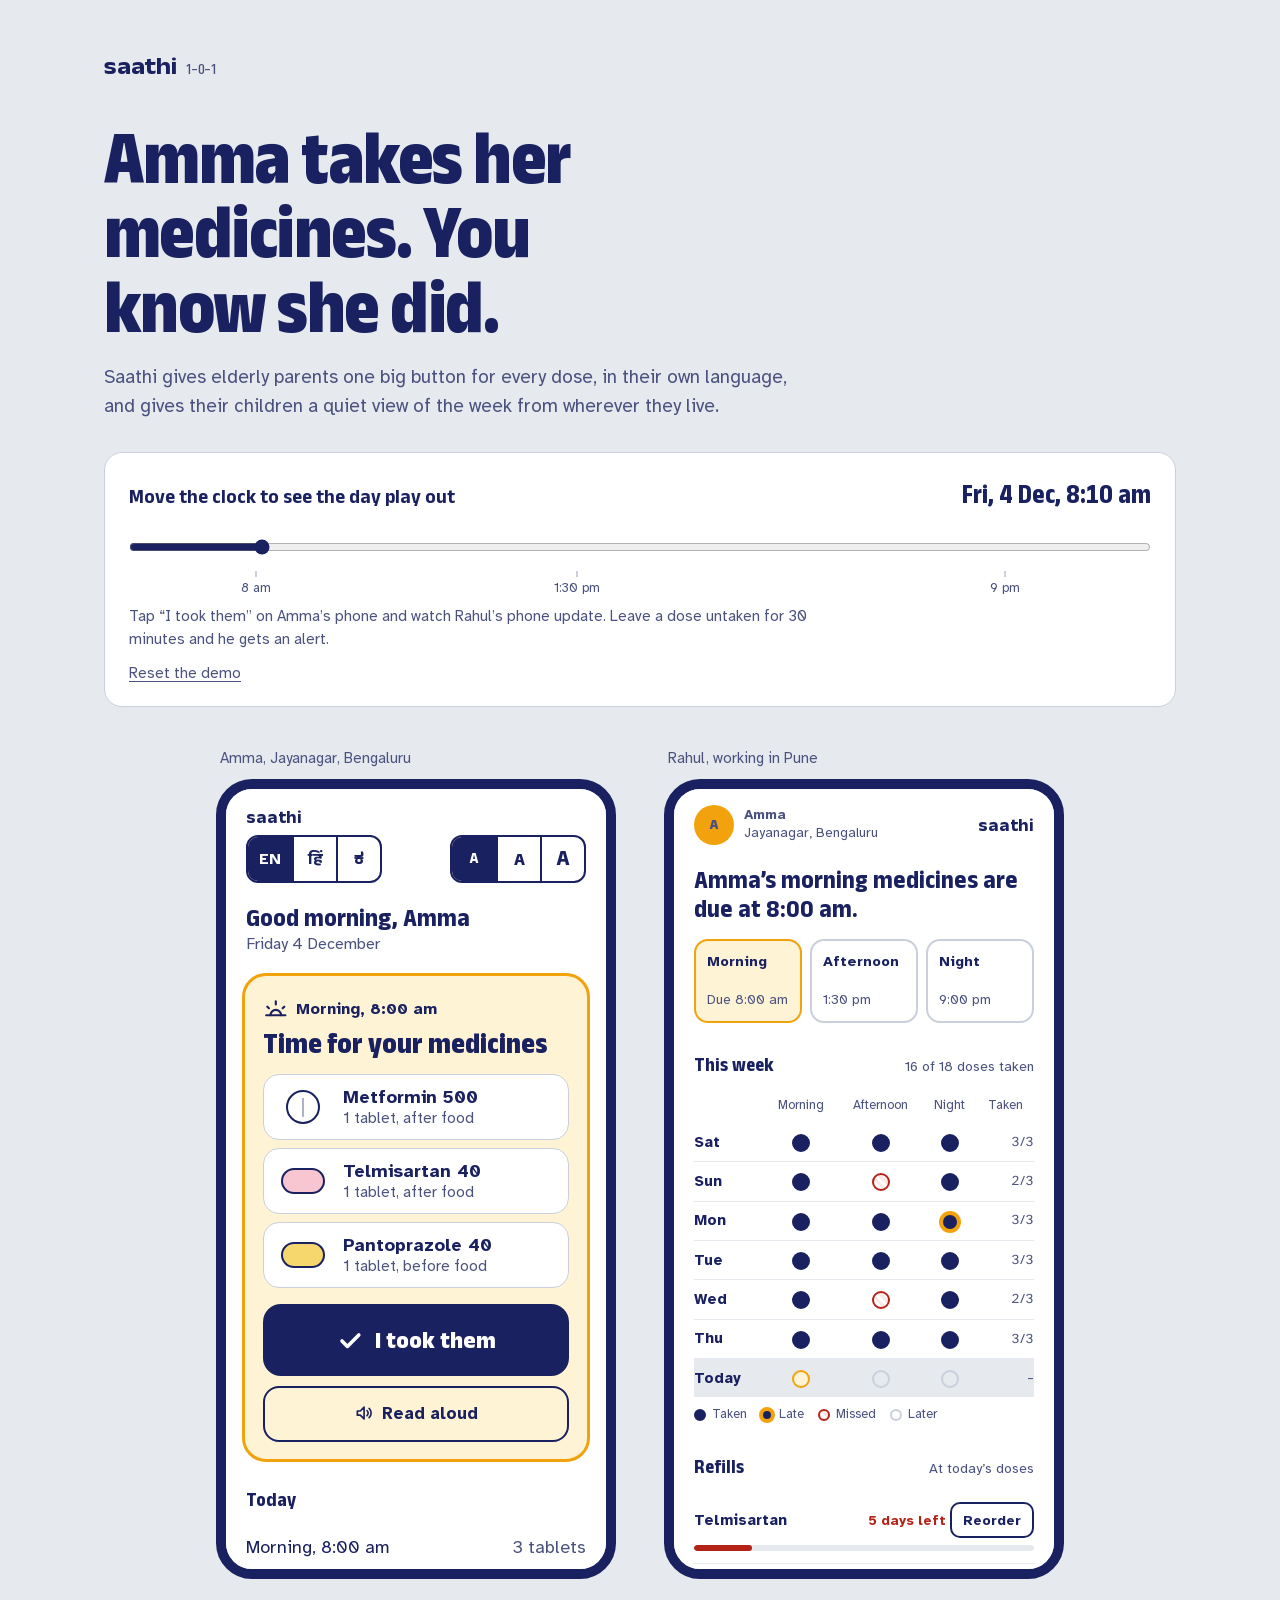
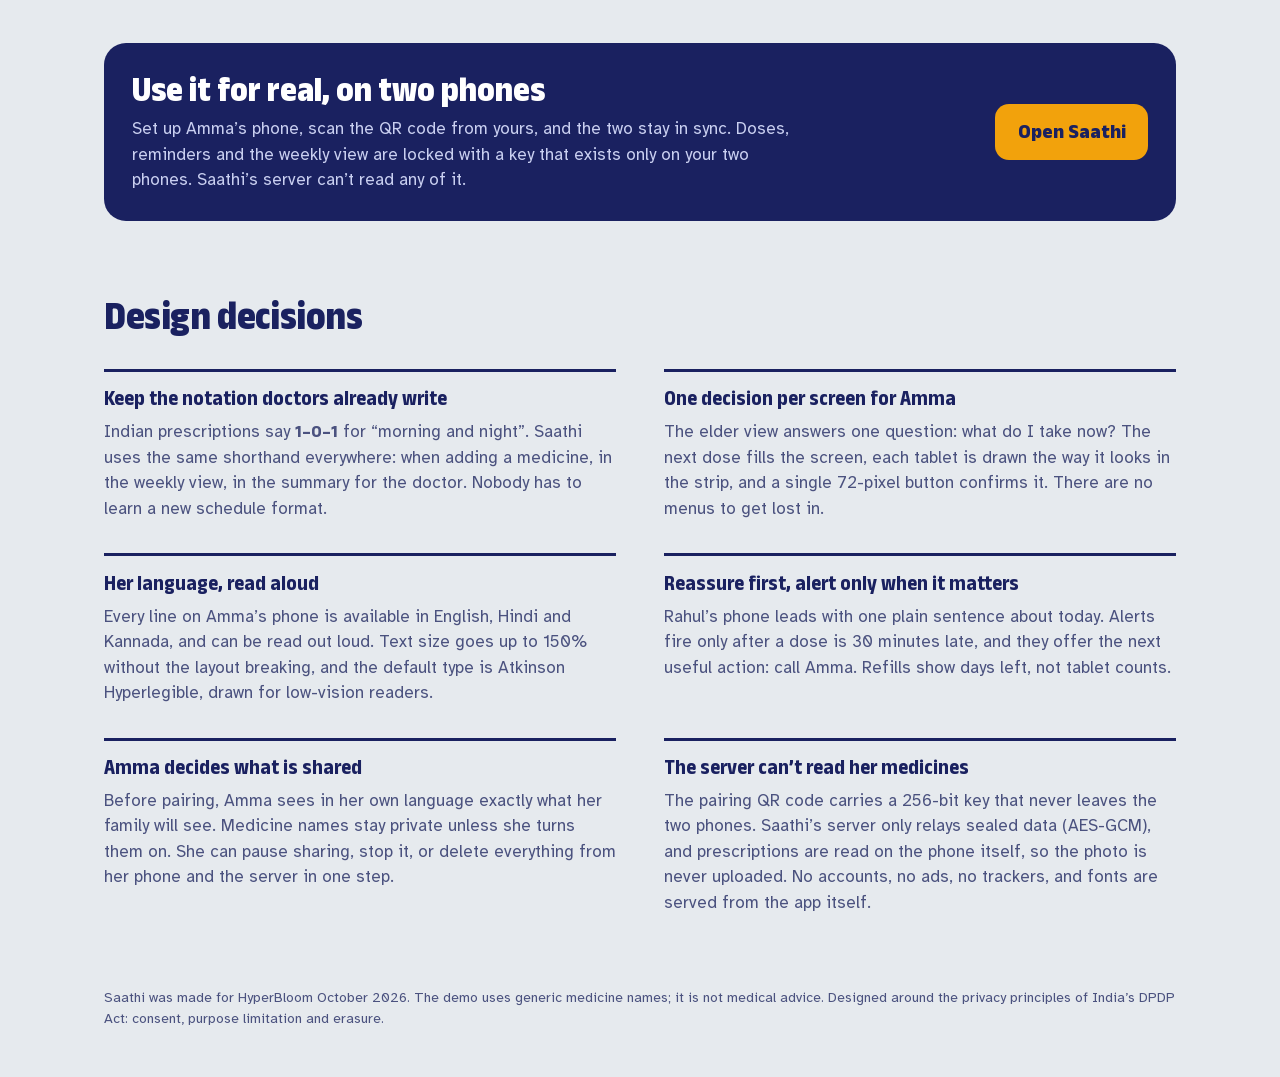
<file: index.html>
<!doctype html>
<html lang="en-IN">
<head>
  <meta charset="utf-8">
  <meta name="viewport" content="width=device-width, initial-scale=1">
  <title>Saathi: medicines, shared</title>
  <meta name="description" content="Saathi helps elderly parents take their medicines on time, and lets their children see that they did.">
  <link rel="icon" href="data:image/svg+xml,%3Csvg xmlns=%22http://www.w3.org/2000/svg%22 viewBox=%220 0 32 32%22%3E%3Crect width=%2232%22 height=%2232%22 rx=%228%22 fill=%22%231A2160%22/%3E%3Crect x=%226%22 y=%2211%22 width=%2220%22 height=%2210%22 rx=%225%22 fill=%22%23F2A20C%22/%3E%3C/svg%3E">
  <link rel="manifest" href="manifest.webmanifest">
  <meta name="theme-color" content="#1A2160">
  <link rel="stylesheet" href="fonts.css">
  <link rel="stylesheet" href="styles.css">
</head>
<body>
  <a class="skip" href="#demo">Skip to the demo</a>

  <header class="masthead">
    <p class="wordmark" aria-label="Saathi">saathi<span aria-hidden="true" class="wordmark-dose">1–0–1</span></p>
    <h1>Amma takes her medicines. You know she did.</h1>
    <p class="lede">Saathi gives elderly parents one big button for every dose, in their own language, and gives their children a quiet view of the week from wherever they live.</p>
  </header>

  <main id="demo">
    <section class="clock" aria-labelledby="clock-label">
      <div class="clock-head">
        <h2 id="clock-label" class="clock-title">Move the clock to see the day play out</h2>
        <output id="clock-readout" class="clock-readout" for="clock-range"></output>
      </div>
      <input id="clock-range" class="clock-range" type="range" min="360" max="1410" step="5" aria-describedby="clock-hint">
      <div class="clock-marks" aria-hidden="true">
        <span style="--at:0.1238">8 am</span>
        <span style="--at:0.4381">1:30 pm</span>
        <span style="--at:0.8571">9 pm</span>
      </div>
      <p id="clock-hint" class="clock-hint">Tap “I took them” on Amma’s phone and watch Rahul’s phone update. Leave a dose untaken for 30 minutes and he gets an alert.</p>
      <button type="button" class="link-button" id="reset-demo">Reset the demo</button>
    </section>

    <div class="switcher" role="tablist" aria-label="Choose a phone">
      <button type="button" role="tab" id="tab-elder" aria-controls="phone-elder" aria-selected="true">Amma’s phone</button>
      <button type="button" role="tab" id="tab-care" aria-controls="phone-care" aria-selected="false">Rahul’s phone</button>
    </div>

    <div class="phones">
      <section class="phone" id="phone-elder" role="tabpanel" aria-labelledby="tab-elder">
        <p class="phone-owner" aria-hidden="true">Amma, Jayanagar, Bengaluru</p>
        <div class="screen elder" id="elder" lang="en"></div>
      </section>
      <section class="phone" id="phone-care" role="tabpanel" aria-labelledby="tab-care">
        <p class="phone-owner" aria-hidden="true">Rahul, working in Pune</p>
        <div class="screen care" id="care"></div>
      </section>
    </div>
  </main>

  <section class="real-cta" aria-labelledby="real-title">
    <div class="real-cta-inner">
      <div>
        <h2 id="real-title">Use it for real, on two phones</h2>
        <p>Set up Amma’s phone, scan the QR code from yours, and the two stay in sync. Doses, reminders and the weekly view are locked with a key that exists only on your two phones. Saathi’s server can’t read any of it.</p>
      </div>
      <a href="app.html">Open Saathi</a>
    </div>
  </section>

  <section class="notes" aria-labelledby="notes-title">
    <h2 id="notes-title">Design decisions</h2>
    <div class="notes-grid">
      <article>
        <h3>Keep the notation doctors already write</h3>
        <p>Indian prescriptions say <span class="inline-dose">1–0–1</span> for “morning and night”. Saathi uses the same shorthand everywhere: when adding a medicine, in the weekly view, in the summary for the doctor. Nobody has to learn a new schedule format.</p>
      </article>
      <article>
        <h3>One decision per screen for Amma</h3>
        <p>The elder view answers one question: what do I take now? The next dose fills the screen, each tablet is drawn the way it looks in the strip, and a single 72-pixel button confirms it. There are no menus to get lost in.</p>
      </article>
      <article>
        <h3>Her language, read aloud</h3>
        <p>Every line on Amma’s phone is available in English, Hindi and Kannada, and can be read out loud. Text size goes up to 150% without the layout breaking, and the default type is Atkinson Hyperlegible, drawn for low-vision readers.</p>
      </article>
      <article>
        <h3>Reassure first, alert only when it matters</h3>
        <p>Rahul’s phone leads with one plain sentence about today. Alerts fire only after a dose is 30 minutes late, and they offer the next useful action: call Amma. Refills show days left, not tablet counts.</p>
      </article>
      <article>
        <h3>Amma decides what is shared</h3>
        <p>Before pairing, Amma sees in her own language exactly what her family will see. Medicine names stay private unless she turns them on. She can pause sharing, stop it, or delete everything from her phone and the server in one step.</p>
      </article>
      <article>
        <h3>The server can’t read her medicines</h3>
        <p>The pairing QR code carries a 256-bit key that never leaves the two phones. Saathi’s server only relays sealed data (AES-GCM), and prescriptions are read on the phone itself, so the photo is never uploaded. No accounts, no ads, no trackers, and fonts are served from the app itself.</p>
      </article>
    </div>
  </section>

  <footer class="foot">
    <p>Saathi was made for HyperBloom October 2026. The demo uses generic medicine names; it is not medical advice. Designed around the privacy principles of India’s DPDP Act: consent, purpose limitation and erasure.</p>
  </footer>

  <div class="modal-layer" id="modal-layer" hidden></div>
  <script type="module" src="demo.js"></script>
</body>
</html>
</file>
<file: fonts.css>
/* Self-hosted Google Fonts (SIL Open Font License): Anek by Ek Type, Atkinson Hyperlegible by Braille Institute */
/* devanagari */
@font-face {
  font-family: 'Anek Devanagari';
  font-style: normal;
  font-weight: 400 800;
  font-stretch: 75% 125%;
  font-display: swap;
  src: url(fonts/e5f795afd86b.woff2) format('woff2');
  unicode-range: U+0900-097F, U+1CD0-1CF4, U+1CF7-1CF9, U+200C-200D, U+20A8, U+20B9, U+20F0, U+25CC, U+A830-A839, U+A8E0-A8FF, U+11B00-11B0A;
}
/* latin-ext */
@font-face {
  font-family: 'Anek Devanagari';
  font-style: normal;
  font-weight: 400 800;
  font-stretch: 75% 125%;
  font-display: swap;
  src: url(fonts/5c3805fdca98.woff2) format('woff2');
  unicode-range: U+0100-02BA, U+02BD-02C5, U+02C7-02CC, U+02CE-02D7, U+02DD-02FF, U+0304, U+0308, U+0329, U+1D00-1DBF, U+1E00-1E9F, U+1EF2-1EFF, U+2020, U+20A0-20AB, U+20AD-20C4, U+2113, U+2C60-2C7F, U+A720-A7FF;
}
/* latin */
@font-face {
  font-family: 'Anek Devanagari';
  font-style: normal;
  font-weight: 400 800;
  font-stretch: 75% 125%;
  font-display: swap;
  src: url(fonts/05ac7e00f079.woff2) format('woff2');
  unicode-range: U+0000-00FF, U+0131, U+0152-0153, U+02BB-02BC, U+02C6, U+02DA, U+02DC, U+0304, U+0308, U+0329, U+2000-206F, U+20AC, U+2122, U+2191, U+2193, U+2212, U+2215, U+FEFF, U+FFFD;
}
/* kannada */
@font-face {
  font-family: 'Anek Kannada';
  font-style: normal;
  font-weight: 400 800;
  font-stretch: 75% 125%;
  font-display: swap;
  src: url(fonts/385345405c2b.woff2) format('woff2');
  unicode-range: U+0951-0952, U+0964-0965, U+0B83, U+0C80-0CF3, U+1CD0, U+1CD2-1CD3, U+1CDA, U+1CF2, U+1CF4, U+200C-200D, U+20B9, U+25CC, U+A830-A835;
}
/* latin-ext */
@font-face {
  font-family: 'Anek Kannada';
  font-style: normal;
  font-weight: 400 800;
  font-stretch: 75% 125%;
  font-display: swap;
  src: url(fonts/3b375a22d8ba.woff2) format('woff2');
  unicode-range: U+0100-02BA, U+02BD-02C5, U+02C7-02CC, U+02CE-02D7, U+02DD-02FF, U+0304, U+0308, U+0329, U+1D00-1DBF, U+1E00-1E9F, U+1EF2-1EFF, U+2020, U+20A0-20AB, U+20AD-20C4, U+2113, U+2C60-2C7F, U+A720-A7FF;
}
/* latin */
@font-face {
  font-family: 'Anek Kannada';
  font-style: normal;
  font-weight: 400 800;
  font-stretch: 75% 125%;
  font-display: swap;
  src: url(fonts/e695752d81b6.woff2) format('woff2');
  unicode-range: U+0000-00FF, U+0131, U+0152-0153, U+02BB-02BC, U+02C6, U+02DA, U+02DC, U+0304, U+0308, U+0329, U+2000-206F, U+20AC, U+2122, U+2191, U+2193, U+2212, U+2215, U+FEFF, U+FFFD;
}
/* vietnamese */
@font-face {
  font-family: 'Anek Latin';
  font-style: normal;
  font-weight: 400 800;
  font-stretch: 75% 125%;
  font-display: swap;
  src: url(fonts/e99649c9534f.woff2) format('woff2');
  unicode-range: U+0102-0103, U+0110-0111, U+0128-0129, U+0168-0169, U+01A0-01A1, U+01AF-01B0, U+0300-0301, U+0303-0304, U+0308-0309, U+0323, U+0329, U+1EA0-1EF9, U+20AB;
}
/* latin-ext */
@font-face {
  font-family: 'Anek Latin';
  font-style: normal;
  font-weight: 400 800;
  font-stretch: 75% 125%;
  font-display: swap;
  src: url(fonts/83f84087218a.woff2) format('woff2');
  unicode-range: U+0100-02BA, U+02BD-02C5, U+02C7-02CC, U+02CE-02D7, U+02DD-02FF, U+0304, U+0308, U+0329, U+1D00-1DBF, U+1E00-1E9F, U+1EF2-1EFF, U+2020, U+20A0-20AB, U+20AD-20C4, U+2113, U+2C60-2C7F, U+A720-A7FF;
}
/* latin */
@font-face {
  font-family: 'Anek Latin';
  font-style: normal;
  font-weight: 400 800;
  font-stretch: 75% 125%;
  font-display: swap;
  src: url(fonts/b740c4681906.woff2) format('woff2');
  unicode-range: U+0000-00FF, U+0131, U+0152-0153, U+02BB-02BC, U+02C6, U+02DA, U+02DC, U+0304, U+0308, U+0329, U+2000-206F, U+20AC, U+2122, U+2191, U+2193, U+2212, U+2215, U+FEFF, U+FFFD;
}
/* latin-ext */
@font-face {
  font-family: 'Atkinson Hyperlegible';
  font-style: italic;
  font-weight: 400;
  font-display: swap;
  src: url(fonts/f1f5781bbe21.woff2) format('woff2');
  unicode-range: U+0100-02BA, U+02BD-02C5, U+02C7-02CC, U+02CE-02D7, U+02DD-02FF, U+0304, U+0308, U+0329, U+1D00-1DBF, U+1E00-1E9F, U+1EF2-1EFF, U+2020, U+20A0-20AB, U+20AD-20C4, U+2113, U+2C60-2C7F, U+A720-A7FF;
}
/* latin */
@font-face {
  font-family: 'Atkinson Hyperlegible';
  font-style: italic;
  font-weight: 400;
  font-display: swap;
  src: url(fonts/2fca64cb8a0c.woff2) format('woff2');
  unicode-range: U+0000-00FF, U+0131, U+0152-0153, U+02BB-02BC, U+02C6, U+02DA, U+02DC, U+0304, U+0308, U+0329, U+2000-206F, U+20AC, U+2122, U+2191, U+2193, U+2212, U+2215, U+FEFF, U+FFFD;
}
/* latin-ext */
@font-face {
  font-family: 'Atkinson Hyperlegible';
  font-style: normal;
  font-weight: 400;
  font-display: swap;
  src: url(fonts/98740c239b4f.woff2) format('woff2');
  unicode-range: U+0100-02BA, U+02BD-02C5, U+02C7-02CC, U+02CE-02D7, U+02DD-02FF, U+0304, U+0308, U+0329, U+1D00-1DBF, U+1E00-1E9F, U+1EF2-1EFF, U+2020, U+20A0-20AB, U+20AD-20C4, U+2113, U+2C60-2C7F, U+A720-A7FF;
}
/* latin */
@font-face {
  font-family: 'Atkinson Hyperlegible';
  font-style: normal;
  font-weight: 400;
  font-display: swap;
  src: url(fonts/d4c6b24c0a17.woff2) format('woff2');
  unicode-range: U+0000-00FF, U+0131, U+0152-0153, U+02BB-02BC, U+02C6, U+02DA, U+02DC, U+0304, U+0308, U+0329, U+2000-206F, U+20AC, U+2122, U+2191, U+2193, U+2212, U+2215, U+FEFF, U+FFFD;
}
/* latin-ext */
@font-face {
  font-family: 'Atkinson Hyperlegible';
  font-style: normal;
  font-weight: 700;
  font-display: swap;
  src: url(fonts/0fa996f63f6e.woff2) format('woff2');
  unicode-range: U+0100-02BA, U+02BD-02C5, U+02C7-02CC, U+02CE-02D7, U+02DD-02FF, U+0304, U+0308, U+0329, U+1D00-1DBF, U+1E00-1E9F, U+1EF2-1EFF, U+2020, U+20A0-20AB, U+20AD-20C4, U+2113, U+2C60-2C7F, U+A720-A7FF;
}
/* latin */
@font-face {
  font-family: 'Atkinson Hyperlegible';
  font-style: normal;
  font-weight: 700;
  font-display: swap;
  src: url(fonts/16709f937534.woff2) format('woff2');
  unicode-range: U+0000-00FF, U+0131, U+0152-0153, U+02BB-02BC, U+02C6, U+02DA, U+02DC, U+0304, U+0308, U+0329, U+2000-206F, U+20AC, U+2122, U+2191, U+2193, U+2212, U+2215, U+FEFF, U+FFFD;
}
</file>
<file: styles.css>
:root {
  color-scheme: light;
  --foil: #E6EAEE;        /* page: the silver of a blister strip */
  --surface: #FFFFFF;
  --ink: #1A2160;         /* ballpoint prescription blue */
  --ink-soft: #4B527F;
  --rule: #C9CFDB;
  --marigold: #F2A20C;    /* due now, primary action */
  --marigold-wash: #FFF3D6;
  --taken: #1F7A4D;
  --taken-wash: #E3F2E9;
  --missed: #B42318;
  --missed-wash: #FDE8E6;

  --display: "Anek Latin", "Anek Devanagari", "Anek Kannada", system-ui, sans-serif;
  --body: "Atkinson Hyperlegible", "Anek Devanagari", "Anek Kannada", system-ui, sans-serif;

  --focus: 0 0 0 3px var(--surface), 0 0 0 6px var(--ink);
}

* { box-sizing: border-box; }
html { -webkit-text-size-adjust: 100%; }
body {
  margin: 0;
  background: var(--foil);
  color: var(--ink);
  font-family: var(--body);
  font-size: 1.0625rem;
  line-height: 1.5;
}
h1, h2, h3, p { margin: 0; }
button, input, select { font: inherit; color: inherit; }
button { cursor: pointer; }
:focus-visible { outline: none; box-shadow: var(--focus); border-radius: 6px; }

.skip {
  position: absolute; left: 1rem; top: -4rem;
  background: var(--ink); color: var(--surface); padding: .6rem 1rem; border-radius: 8px;
}
.skip:focus { top: 1rem; }

/* ---------- masthead ---------- */
.masthead {
  max-width: 1120px; margin: 0 auto; padding: 3rem 1.5rem 2rem;
}
.wordmark {
  font-family: var(--display); font-weight: 700; font-size: 1.5rem;
  font-variation-settings: "wdth" 110; letter-spacing: -.01em;
  display: flex; align-items: baseline; gap: .6rem;
}
.wordmark-dose {
  font-weight: 500; font-size: 1rem; color: var(--ink-soft);
  font-variation-settings: "wdth" 80;
}
.masthead h1 {
  margin-top: 2.25rem; max-width: 14ch;
  font-family: var(--display); font-weight: 800;
  font-size: clamp(2.5rem, 6.2vw, 4.75rem); line-height: .98; letter-spacing: -.02em;
  font-variation-settings: "wdth" 88;
}
.lede { margin-top: 1.25rem; max-width: 58ch; font-size: 1.1875rem; color: var(--ink-soft); }

/* ---------- demo clock ---------- */
main { max-width: 1120px; margin: 0 auto; padding: 0 1.5rem; }
.clock {
  background: var(--surface); border-radius: 18px; padding: 1.25rem 1.5rem 1.1rem;
  border: 1px solid var(--rule);
}
.clock-head { display: flex; justify-content: space-between; align-items: baseline; gap: 1rem; flex-wrap: wrap; }
.clock-title { font-family: var(--display); font-size: 1.25rem; font-weight: 650; font-variation-settings: "wdth" 95; }
.clock-readout {
  font-family: var(--display); font-weight: 700; font-size: 1.75rem; font-variant-numeric: tabular-nums;
  font-variation-settings: "wdth" 85;
}
.clock-range { width: 100%; margin: 1rem 0 0; accent-color: var(--ink); height: 2rem; }
.clock-marks { position: relative; height: 1.4rem; font-size: .8125rem; color: var(--ink-soft); }
.clock-marks span { position: absolute; left: calc(var(--at) * 100%); transform: translateX(-50%); white-space: nowrap; }
.clock-marks span::before {
  content: ""; display: block; width: 2px; height: 6px; background: var(--rule); margin: 0 auto 2px;
}
.clock-hint { margin-top: .75rem; color: var(--ink-soft); max-width: 70ch; font-size: .9375rem; }
.link-button {
  margin-top: .5rem; background: none; border: 0; padding: .25rem 0;
  text-decoration: underline; text-underline-offset: 3px; color: var(--ink-soft); font-size: .9375rem;
}

/* ---------- phones ---------- */
.switcher { display: none; }
.phones {
  display: grid; grid-template-columns: repeat(2, minmax(0, 400px)); justify-content: center;
  gap: 3rem; margin: 2.5rem 0 4rem;
}
.phone-owner { font-size: .9375rem; color: var(--ink-soft); margin: 0 0 .6rem .25rem; }
.screen {
  position: relative; height: 800px; overflow-y: auto; overscroll-behavior: contain;
  background: var(--surface); border-radius: 36px;
  border: 10px solid var(--ink);
  scrollbar-width: thin;
}

@media (max-width: 880px) {
  .masthead { padding: 2rem 1rem 1.5rem; }
  main { padding: 0 1rem; }
  .clock { padding: 1rem; }
  .switcher {
    display: grid; grid-template-columns: 1fr 1fr; gap: .25rem; margin-top: 1.5rem;
    background: var(--surface); border-radius: 14px; padding: .25rem; border: 1px solid var(--rule);
  }
  .switcher button {
    border: 0; background: none; border-radius: 10px; padding: .7rem .5rem; font-weight: 700; min-height: 48px;
  }
  .switcher button[aria-selected="true"] { background: var(--ink); color: var(--surface); }
  .phones { grid-template-columns: minmax(0, 420px); gap: 0; margin-top: 1rem; }
  .phone[data-hidden="true"] { display: none; }
  .screen { height: auto; min-height: 640px; border-width: 6px; border-radius: 28px; }
}

/* ---------- shared bits inside screens ---------- */
.scr-pad { padding: 1.25rem 1.25rem 1.5rem; }
.scr-top {
  display: flex; align-items: center; justify-content: space-between; gap: .5rem;
  padding: 1rem 1.25rem .5rem;
}
.scr-brand { font-family: var(--display); font-weight: 700; font-size: 1.05rem; font-variation-settings: "wdth" 110; }

.toast-region { position: sticky; bottom: 0; padding: 0 1rem 1rem; pointer-events: none; }
.toast {
  font-size: 1rem; line-height: 1.35;
  pointer-events: auto; display: flex; align-items: center; justify-content: space-between; gap: 1rem;
  background: var(--ink); color: var(--surface); border-radius: 14px; padding: .8rem 1rem;
  animation: toast-in .2s ease-out;
}
.toast button {
  background: none; border: 2px solid var(--surface); color: var(--surface); border-radius: 10px;
  padding: .35rem .8rem; font-weight: 700; min-height: 44px;
}
@keyframes toast-in { from { transform: translateY(8px); opacity: 0; } }

/* pills: drawn the way they look in the strip */
.pill {
  flex: none; display: inline-block; width: 34px; height: 34px; border-radius: 50%;
  background: var(--pill, #fff); border: 2px solid var(--ink);
  position: relative;
}
.pill[data-shape="oval"] { width: 44px; height: 26px; border-radius: 13px / 13px; }
.pill[data-shape="capsule"] {
  width: 48px; height: 22px; border-radius: 11px;
  background: linear-gradient(90deg, var(--pill) 0 50%, var(--pill2, #fff) 50% 100%);
}
.pill[data-shape="round"]::after {
  content: ""; position: absolute; left: 50%; top: 18%; bottom: 18%; width: 2px; margin-left: -1px;
  background: rgba(26, 33, 96, .35);
}
.pill[data-shape="small"] { width: 24px; height: 24px; }

/* the dose notation: 1–0–1 */
.dose {
  display: inline-flex; align-items: center; gap: .3em;
  font-family: var(--display); font-weight: 700; font-variant-numeric: tabular-nums;
  font-variation-settings: "wdth" 85;
}
.dose b { font-weight: 700; min-width: .6em; text-align: center; }
.dose b[data-zero] { color: var(--rule); }
.dose i { font-style: normal; color: var(--rule); font-weight: 500; }
.inline-dose { font-family: var(--display); font-weight: 700; white-space: nowrap; }

/* ---------- elder view ---------- */
.elder { --scale: 1; font-size: calc(1.125rem * var(--scale)); }
.elder .scr-top { padding-bottom: .25rem; }
.seg { display: inline-flex; border: 2px solid var(--ink); border-radius: 12px; overflow: hidden; }
.seg button {
  border: 0; background: none; min-width: 44px; min-height: 44px; padding: 0 .55rem;
  font-weight: 700; font-size: 1rem;
}
.seg button + button { border-left: 2px solid var(--ink); }
.seg button[aria-pressed="true"] { background: var(--ink); color: var(--surface); }
.elder-tools { display: flex; justify-content: space-between; gap: .5rem; padding: 0 1.25rem; flex-wrap: wrap; }
.size-seg button { font-family: var(--display); }
.size-seg button:nth-child(1) { font-size: .95rem; }
.size-seg button:nth-child(2) { font-size: 1.15rem; }
.size-seg button:nth-child(3) { font-size: 1.35rem; }

.greet {
  padding: 1.25rem 1.25rem .5rem; font-family: var(--display); font-weight: 700;
  font-size: calc(1.6rem * var(--scale)); line-height: 1.1; font-variation-settings: "wdth" 92;
}
.greet small { display: block; font-family: var(--body); font-weight: 400; font-size: calc(1rem * var(--scale)); color: var(--ink-soft); margin-top: .3rem; }

.now-card {
  margin: .75rem 1rem 0; border-radius: 24px; padding: 1.25rem 1.1rem 1.1rem;
  background: var(--marigold-wash); border: 3px solid var(--marigold);
}
.now-card[data-state="upcoming"] { background: var(--surface); border-color: var(--rule); }
.now-card[data-state="missed"] { background: var(--missed-wash); border-color: var(--missed); }
.now-card[data-state="done"] { background: var(--taken-wash); border-color: var(--taken); }
.now-when {
  display: flex; align-items: center; gap: .5rem; font-weight: 700; font-size: calc(1rem * var(--scale));
}
.now-when svg { width: 1.6em; height: 1.6em; flex: none; }
.now-title {
  margin-top: .35rem; font-family: var(--display); font-weight: 800;
  font-size: calc(1.85rem * var(--scale)); line-height: 1.05; font-variation-settings: "wdth" 88;
}
.now-card[data-state="missed"] .now-title { color: var(--missed); }
.pill-list { list-style: none; margin: 1rem 0 0; padding: 0; display: grid; gap: .5rem; }
.pill-list li {
  display: flex; align-items: center; gap: .85rem; background: var(--surface);
  border-radius: 16px; padding: .75rem .85rem; border: 1px solid var(--rule);
}
.pill-list .pill-slot { width: 52px; display: flex; justify-content: center; }
.pill-name { font-weight: 700; line-height: 1.2; }
.pill-how { display: block; font-weight: 400; color: var(--ink-soft); font-size: calc(.95rem * var(--scale)); }
.pill-list li[data-taken] .pill-name::after { content: " ✓"; color: var(--taken); }

.big-btn {
  margin-top: 1rem; width: 100%; min-height: 72px; border-radius: 18px; border: 0;
  background: var(--ink); color: var(--surface);
  font-family: var(--display); font-weight: 800; font-size: calc(1.5rem * var(--scale));
  font-variation-settings: "wdth" 95;
  display: flex; align-items: center; justify-content: center; gap: .6rem;
}
.big-btn svg { width: 1.2em; height: 1.2em; }
.big-btn:active { transform: translateY(1px); }
.big-btn[disabled] { background: var(--rule); color: var(--ink-soft); cursor: not-allowed; }
.taken-line {
  margin-top: 1rem; display: flex; align-items: center; gap: .6rem;
  font-family: var(--display); font-weight: 700; font-size: calc(1.35rem * var(--scale)); color: var(--taken);
}
.taken-line svg { width: 1.4em; height: 1.4em; }

.quiet-btn {
  width: 100%; min-height: 56px; margin-top: .6rem; border-radius: 16px;
  background: transparent; border: 2px solid var(--ink); font-weight: 700; font-size: calc(1.05rem * var(--scale));
  display: flex; align-items: center; justify-content: center; gap: .5rem;
}
.quiet-btn svg { width: 1.2em; height: 1.2em; }

.later { margin: 1.5rem 1.25rem 0; }
.later h3 { font-family: var(--display); font-weight: 700; font-size: calc(1.2rem * var(--scale)); font-variation-settings: "wdth" 92; }
.later ul { list-style: none; padding: 0; margin: .5rem 0 0; }
.later li {
  display: flex; justify-content: space-between; align-items: center; gap: 1rem;
  padding: .7rem 0; border-bottom: 1px solid var(--rule);
}
.later li:last-child { border-bottom: 0; }
.later .later-count { color: var(--ink-soft); }
.later li[data-state="taken"] .later-count { color: var(--taken); font-weight: 700; }
.later li[data-state="missed"] .later-count { color: var(--missed); font-weight: 700; }
.call { margin: 1.25rem 1rem 0; }

/* ---------- caregiver view ---------- */
.care { font-size: 1rem; }
.care-who { display: flex; align-items: center; gap: .65rem; }
.avatar {
  width: 40px; height: 40px; border-radius: 50%; background: var(--marigold);
  display: grid; place-items: center; font-family: var(--display); font-weight: 800;
}
.care-who b { display: block; line-height: 1.1; }
.care-who span { font-size: .85rem; color: var(--ink-soft); }

.status {
  margin: .75rem 1.25rem 0; font-family: var(--display); font-weight: 700;
  font-size: 1.6rem; line-height: 1.12; font-variation-settings: "wdth" 90;
}
.status[data-tone="alert"] { color: var(--missed); }
.alert-box {
  margin: .85rem 1.25rem 0; padding: .9rem 1rem; border-radius: 16px;
  background: var(--missed-wash); border-left: 6px solid var(--missed);
}
.alert-box p { font-size: .95rem; }
.alert-actions { display: flex; gap: .5rem; margin-top: .7rem; flex-wrap: wrap; }
.btn {
  min-height: 44px; border-radius: 12px; padding: .5rem 1rem; font-weight: 700;
  border: 2px solid var(--ink); background: var(--surface);
}
.btn-solid { background: var(--ink); color: var(--surface); }
.btn-small { min-height: 36px; padding: .25rem .7rem; font-size: .875rem; border-radius: 10px; }

.today-row { display: grid; grid-template-columns: repeat(3, 1fr); gap: .5rem; margin: 1rem 1.25rem 0; }
.slot {
  border-radius: 14px; padding: .65rem .7rem; border: 2px solid var(--rule); min-height: 84px;
  display: flex; flex-direction: column; justify-content: space-between;
}
.slot b { font-size: .9rem; }
.slot span { font-size: .85rem; color: var(--ink-soft); }
.slot[data-state="taken"] { border-color: var(--taken); background: var(--taken-wash); }
.slot[data-state="taken"] span { color: var(--taken); font-weight: 700; }
.slot[data-state="due"] { border-color: var(--marigold); background: var(--marigold-wash); }
.slot[data-state="missed"] { border-color: var(--missed); background: var(--missed-wash); }
.slot[data-state="missed"] span { color: var(--missed); font-weight: 700; }
.slot[data-state="none"] { border-style: dashed; }

.care-section { margin: 1.75rem 1.25rem 0; }
.care-section-head { display: flex; justify-content: space-between; align-items: baseline; gap: .5rem; }
.care-section h3 { font-family: var(--display); font-weight: 700; font-size: 1.2rem; font-variation-settings: "wdth" 92; }
.care-section-head p { font-size: .875rem; color: var(--ink-soft); }

/* the week, written as a prescription */
.week { width: 100%; border-collapse: collapse; margin-top: .6rem; }
.week th, .week td { padding: .45rem .2rem; text-align: center; }
.week thead th { font-size: .8rem; font-weight: 400; color: var(--ink-soft); }
.week tbody th { text-align: left; font-weight: 700; font-size: .95rem; padding-left: 0; }
.week tbody tr + tr { border-top: 1px solid var(--foil); }
.week tbody tr[data-today] th { color: var(--ink); }
.week tbody tr[data-today] { background: var(--foil); }
.week td.pct { text-align: right; font-size: .85rem; color: var(--ink-soft); font-variant-numeric: tabular-nums; padding-right: 0; }
.mark {
  display: inline-block; width: 18px; height: 18px; border-radius: 50%; vertical-align: middle;
  border: 2px solid var(--rule);
}
.mark[data-s="taken"] { background: var(--ink); border-color: var(--ink); }
.mark[data-s="late"] { background: var(--ink); border-color: var(--marigold); box-shadow: 0 0 0 2px var(--marigold); }
.mark[data-s="missed"] { border-color: var(--missed); background: repeating-linear-gradient(45deg, var(--missed-wash) 0 3px, var(--surface) 3px 6px); }
.mark[data-s="due"] { border-color: var(--marigold); background: var(--marigold-wash); }
.mark[data-s="none"] { border: 0; width: 10px; height: 2px; border-radius: 0; background: var(--rule); }
.legend { display: flex; gap: .9rem; flex-wrap: wrap; margin-top: .5rem; font-size: .8rem; color: var(--ink-soft); }
.legend span { display: inline-flex; align-items: center; gap: .35rem; }
.legend .mark { width: 12px; height: 12px; }

.refills, .med-list { list-style: none; padding: 0; margin: .6rem 0 0; }
.refills li { padding: .7rem 0; border-bottom: 1px solid var(--foil); }
.refill-top { display: flex; justify-content: space-between; align-items: center; gap: .5rem; }
.refill-top b { font-size: .95rem; }
.refill-top em { font-style: normal; font-size: .85rem; color: var(--ink-soft); }
.bar { height: 6px; border-radius: 3px; background: var(--foil); margin-top: .45rem; overflow: hidden; }
.bar i { display: block; height: 100%; background: var(--ink); border-radius: 3px; }
.refills li[data-low] .bar i { background: var(--missed); }
.refills li[data-low] .refill-top em { color: var(--missed); font-weight: 700; }
.reordered { font-size: .85rem; color: var(--taken); font-weight: 700; }

.med-list li {
  display: grid; grid-template-columns: 52px 1fr auto; align-items: center; gap: .6rem;
  padding: .65rem 0; border-bottom: 1px solid var(--foil);
}
.med-list .pill-slot { display: flex; justify-content: center; }
.med-list b { display: block; font-size: .95rem; line-height: 1.2; }
.med-list span { font-size: .8rem; color: var(--ink-soft); }
.med-list .dose { font-size: 1.15rem; }
.care-actions { display: grid; gap: .5rem; margin: 1rem 1.25rem 1.5rem; }
.care-actions .btn { min-height: 52px; }

/* ---------- modal ---------- */
.modal-layer {
  position: fixed; inset: 0; background: rgba(26, 33, 96, .45);
  display: grid; place-items: center; padding: 1rem; z-index: 10;
}
.modal-layer[hidden] { display: none; }
.modal {
  width: min(480px, 100%); max-height: calc(100vh - 2rem); overflow-y: auto;
  background: var(--surface); border-radius: 22px; padding: 1.5rem;
  animation: modal-in .18s ease-out;
}
@keyframes modal-in { from { transform: translateY(12px); opacity: 0; } }
.modal h2 { font-family: var(--display); font-weight: 800; font-size: 1.6rem; font-variation-settings: "wdth" 90; }
.modal .sub { color: var(--ink-soft); margin-top: .25rem; }
.field { margin-top: 1.1rem; }
.field > label, .field > legend { display: block; font-weight: 700; margin-bottom: .35rem; padding: 0; }
fieldset.field { border: 0; padding: 0; margin-inline: 0; }
.field input[type="text"], .field input[type="number"] {
  width: 100%; min-height: 48px; border: 2px solid var(--rule); border-radius: 12px; padding: .5rem .75rem;
}
.field input:focus-visible { border-color: var(--ink); }
.field .hint { font-size: .85rem; color: var(--ink-soft); margin-top: .3rem; }
.field .error { font-size: .875rem; color: var(--missed); font-weight: 700; margin-top: .3rem; }
.field input[aria-invalid="true"] { border-color: var(--missed); }
.row2 { display: grid; grid-template-columns: 1fr 1fr; gap: .75rem; }

.dose-picker { display: grid; grid-template-columns: repeat(3, 1fr); gap: .5rem; }
.dose-picker button {
  border: 2px solid var(--rule); background: var(--surface); border-radius: 14px; padding: .55rem .25rem .5rem;
  display: flex; flex-direction: column; align-items: center; gap: .1rem; min-height: 88px;
}
.dose-picker button b {
  font-family: var(--display); font-size: 2rem; line-height: 1; font-weight: 800; font-variation-settings: "wdth" 85;
}
.dose-picker button span { font-size: .8rem; color: var(--ink-soft); }
.dose-picker button[data-q="0"] b { color: var(--rule); }
.dose-picker button:not([data-q="0"]) { border-color: var(--ink); background: var(--marigold-wash); }
.dose-readout { margin-top: .5rem; font-size: .9rem; color: var(--ink-soft); }
.dose-readout .dose { color: var(--ink); font-size: 1.1rem; }

.chips { display: flex; flex-wrap: wrap; gap: .4rem; }
.chips button {
  border: 2px solid var(--rule); background: var(--surface); border-radius: 999px; padding: .35rem .85rem; min-height: 44px;
  font-weight: 700; font-size: .9rem; display: inline-flex; align-items: center; gap: .45rem;
}
.chips button[aria-pressed="true"] { border-color: var(--ink); background: var(--ink); color: var(--surface); }
.chips .swatch { width: 16px; height: 16px; border-radius: 50%; border: 2px solid currentColor; background: var(--sw); }

.modal-actions { display: flex; justify-content: flex-end; gap: .5rem; margin-top: 1.5rem; flex-wrap: wrap; }
.summary {
  margin-top: 1rem; background: var(--foil); border-radius: 14px; padding: 1rem; font-size: .95rem;
  white-space: pre-wrap;
}

/* ---------- notes ---------- */
.notes { max-width: 1120px; margin: 0 auto; padding: 1rem 1.5rem 3rem; }
.notes h2 {
  font-family: var(--display); font-weight: 800; font-size: clamp(1.8rem, 3.5vw, 2.5rem);
  font-variation-settings: "wdth" 88; letter-spacing: -.01em;
}
.notes-grid { display: grid; grid-template-columns: repeat(2, minmax(0, 1fr)); gap: 2rem 3rem; margin-top: 1.5rem; }
.notes article { border-top: 3px solid var(--ink); padding-top: .9rem; }
.notes h3 { font-family: var(--display); font-weight: 700; font-size: 1.3rem; line-height: 1.2; font-variation-settings: "wdth" 92; }
.notes p { margin-top: .5rem; color: var(--ink-soft); max-width: 60ch; }
@media (max-width: 720px) {
  .notes { padding: 1rem 1rem 2.5rem; }
  .notes-grid { grid-template-columns: 1fr; }
}
.foot { max-width: 1120px; margin: 0 auto; padding: 1.5rem 1.5rem 3rem; font-size: .875rem; color: var(--ink-soft); }
@media (max-width: 720px) { .foot { padding: 1rem 1rem 2rem; } }

.sr-only {
  position: absolute; width: 1px; height: 1px; overflow: hidden; clip: rect(0 0 0 0); white-space: nowrap;
}

@media (prefers-reduced-motion: reduce) {
  *, *::before, *::after { animation: none !important; transition: none !important; }
}

/* ---------- real app ---------- */
.app-body { min-height: 100vh; }
.app { max-width: 480px; margin: 0 auto; padding: 0; }
.app-screen { height: auto; min-height: 100vh; min-height: 100dvh; border: 0; border-radius: 0; overflow: visible; }
.app-screen .toast-region { position: fixed; left: 0; right: 0; bottom: 0; max-width: 480px; margin: 0 auto; }
@media (min-width: 560px) {
  .app { padding: 2rem 0; }
  .app-screen { min-height: 760px; border: 10px solid var(--ink); border-radius: 36px; }
  .app-screen .toast-region { position: sticky; }
}

.privacy-chip {
  margin: .75rem 1rem 0; display: flex; align-items: center; gap: .5rem; width: calc(100% - 2rem);
  background: var(--foil); border: 0; border-radius: 12px; padding: .6rem .8rem; min-height: 48px; text-align: left;
  font-size: calc(.95rem * var(--scale, 1)); font-weight: 700; color: var(--ink);
}
.privacy-chip svg { width: 1.3em; height: 1.3em; flex: none; }
.elder-menu { display: grid; gap: .1rem; }
.elder-menu .quiet-btn svg { width: 1.2em; height: 1.2em; }

.sheet { padding: 1rem 1.25rem 2rem; display: grid; gap: .9rem; font-size: calc(1.05rem * var(--scale, 1)); }
.sheet-title {
  font-family: var(--display); font-weight: 800; font-size: calc(1.75rem * var(--scale, 1)); line-height: 1.1;
  font-variation-settings: "wdth" 90; display: block;
}
.sheet-lead { display: flex; gap: .5rem; align-items: flex-start; font-weight: 700; }
.sheet-lead svg, .sheet-note svg, .care-note svg, .hint svg { width: 1.2em; height: 1.2em; flex: none; vertical-align: -.2em; }
.sheet-note { color: var(--ink-soft); font-size: calc(.95rem * var(--scale, 1)); }
.sheet-note.small { font-size: .85rem; }
.sheet-note a { color: var(--ink); }
.role-list { display: grid; gap: .75rem; }
.role-btn {
  display: flex; align-items: center; gap: .8rem; text-align: left; min-height: 88px; padding: 1rem;
  border-radius: 18px; border: 3px solid var(--ink); background: var(--surface);
  font-family: var(--display); font-weight: 700; font-size: calc(1.3rem * var(--scale, 1)); line-height: 1.15;
}
.role-btn:first-child { background: var(--marigold-wash); border-color: var(--marigold); }
.role-btn svg { width: 1.6em; height: 1.6em; flex: none; }
.big-input {
  width: 100%; min-height: 64px; border: 3px solid var(--ink); border-radius: 16px; padding: .5rem 1rem;
  font-size: calc(1.5rem * var(--scale, 1)); font-family: var(--display); font-weight: 700;
}
.back { border: 0; background: none; font-weight: 700; min-height: 44px; padding: 0 .25rem; font-size: 1rem; }
.toggles { display: grid; gap: .6rem; }
.toggle {
  display: grid; grid-template-columns: auto 1fr; align-items: center; gap: .8rem; cursor: pointer;
  background: var(--foil); border-radius: 14px; padding: .8rem; font-weight: 700; line-height: 1.3;
}
.toggle input { position: absolute; opacity: 0; width: 1px; height: 1px; }
.toggle-ui { width: 52px; height: 30px; border-radius: 15px; background: var(--rule); position: relative; transition: background .15s; }
.toggle-ui::after {
  content: ""; position: absolute; top: 3px; left: 3px; width: 24px; height: 24px; border-radius: 50%;
  background: var(--surface); transition: transform .15s; box-shadow: 0 1px 2px rgba(26, 33, 96, .3);
}
.toggle input:checked + .toggle-ui { background: var(--taken); }
.toggle input:checked + .toggle-ui::after { transform: translateX(22px); }
.toggle input:focus-visible + .toggle-ui { box-shadow: var(--focus); }
.toggle > span:last-child { grid-column: 2; }
.qr { background: var(--surface); border: 3px solid var(--ink); border-radius: 18px; padding: .75rem; width: min(280px, 100%); justify-self: center; }
.qr svg { display: block; width: 100%; height: auto; }
.pair-state { display: flex; gap: .5rem; align-items: center; justify-content: center; font-weight: 700; color: var(--ink-soft); }
.pair-state svg { width: 1.3em; height: 1.3em; color: var(--taken); }
.quiet-btn.danger { border-color: var(--missed); color: var(--missed); }
.btn-danger { background: var(--missed); border-color: var(--missed); color: var(--surface); }
.med-list-elder li { grid-template-columns: 52px 1fr auto auto; }
.care-note { margin-top: .5rem; font-size: .875rem; color: var(--ink-soft); display: flex; gap: .4rem; align-items: flex-start; }

/* scanning */
.scan-box { margin-top: 1rem; display: grid; gap: .5rem; background: var(--foil); border-radius: 16px; padding: 1rem; }
.scan-box .btn { justify-self: start; }
.scan-box .hint { display: flex; gap: .35rem; align-items: flex-start; margin: 0; }
.scan-box .link-button { justify-self: start; margin: 0; }
.scan-status { font-size: .95rem; }
.or { margin: 1rem 0 0; display: flex; align-items: center; gap: .75rem; color: var(--ink-soft); font-size: .9rem; }
.or::before, .or::after { content: ""; flex: 1; height: 1px; background: var(--rule); }
.scan-list { list-style: none; padding: 0; margin: .5rem 0; display: grid; gap: .5rem; }
.scan-list li { display: grid; grid-template-columns: auto 1fr; gap: .6rem; background: var(--surface); border-radius: 12px; padding: .7rem; border: 2px solid var(--surface); }
.scan-list li[data-check] { border-color: var(--marigold); }
.scan-use input { width: 24px; height: 24px; accent-color: var(--ink); margin-top: .5rem; }
.scan-fields { display: grid; gap: .4rem; min-width: 0; }
.scan-fields input[type="text"], .scan-fields select { min-height: 40px; border: 2px solid var(--rule); border-radius: 10px; padding: .25rem .5rem; width: 100%; background: var(--surface); }
.scan-dose { display: flex; align-items: center; gap: .3rem; flex-wrap: wrap; }
.scan-dose button {
  width: 40px; height: 40px; border-radius: 10px; border: 2px solid var(--ink); background: var(--marigold-wash);
  font-family: var(--display); font-weight: 800; font-size: 1.2rem;
}
.scan-dose button[data-q="0"] { background: var(--surface); border-color: var(--rule); color: var(--rule); }
.scan-dose i { font-style: normal; color: var(--rule); }
.scan-dose select { width: auto; flex: 1; min-width: 120px; margin-left: .3rem; }
.scan-raw { font-size: .78rem; color: var(--ink-soft); overflow-wrap: anywhere; }

/* demo page: try it for real */
.real-cta { max-width: 1120px; margin: 0 auto 3rem; padding: 0 1.5rem; }
.real-cta-inner {
  background: var(--ink); color: var(--surface); border-radius: 22px; padding: 1.75rem;
  display: grid; grid-template-columns: 1fr auto; gap: 1.5rem; align-items: center;
}
.real-cta h2 { font-family: var(--display); font-weight: 800; font-size: clamp(1.6rem, 3vw, 2.2rem); font-variation-settings: "wdth" 90; line-height: 1.05; }
.real-cta p { margin-top: .5rem; color: #C9CFF0; max-width: 60ch; }
.real-cta a {
  display: inline-flex; align-items: center; min-height: 56px; padding: 0 1.4rem; border-radius: 14px;
  background: var(--marigold); color: var(--ink); font-weight: 800; text-decoration: none; font-family: var(--display); font-size: 1.2rem;
}
.real-cta a:focus-visible { box-shadow: 0 0 0 3px var(--ink), 0 0 0 6px var(--marigold); }
@media (max-width: 720px) { .real-cta { padding: 0 1rem; } .real-cta-inner { grid-template-columns: 1fr; } }
</file>
